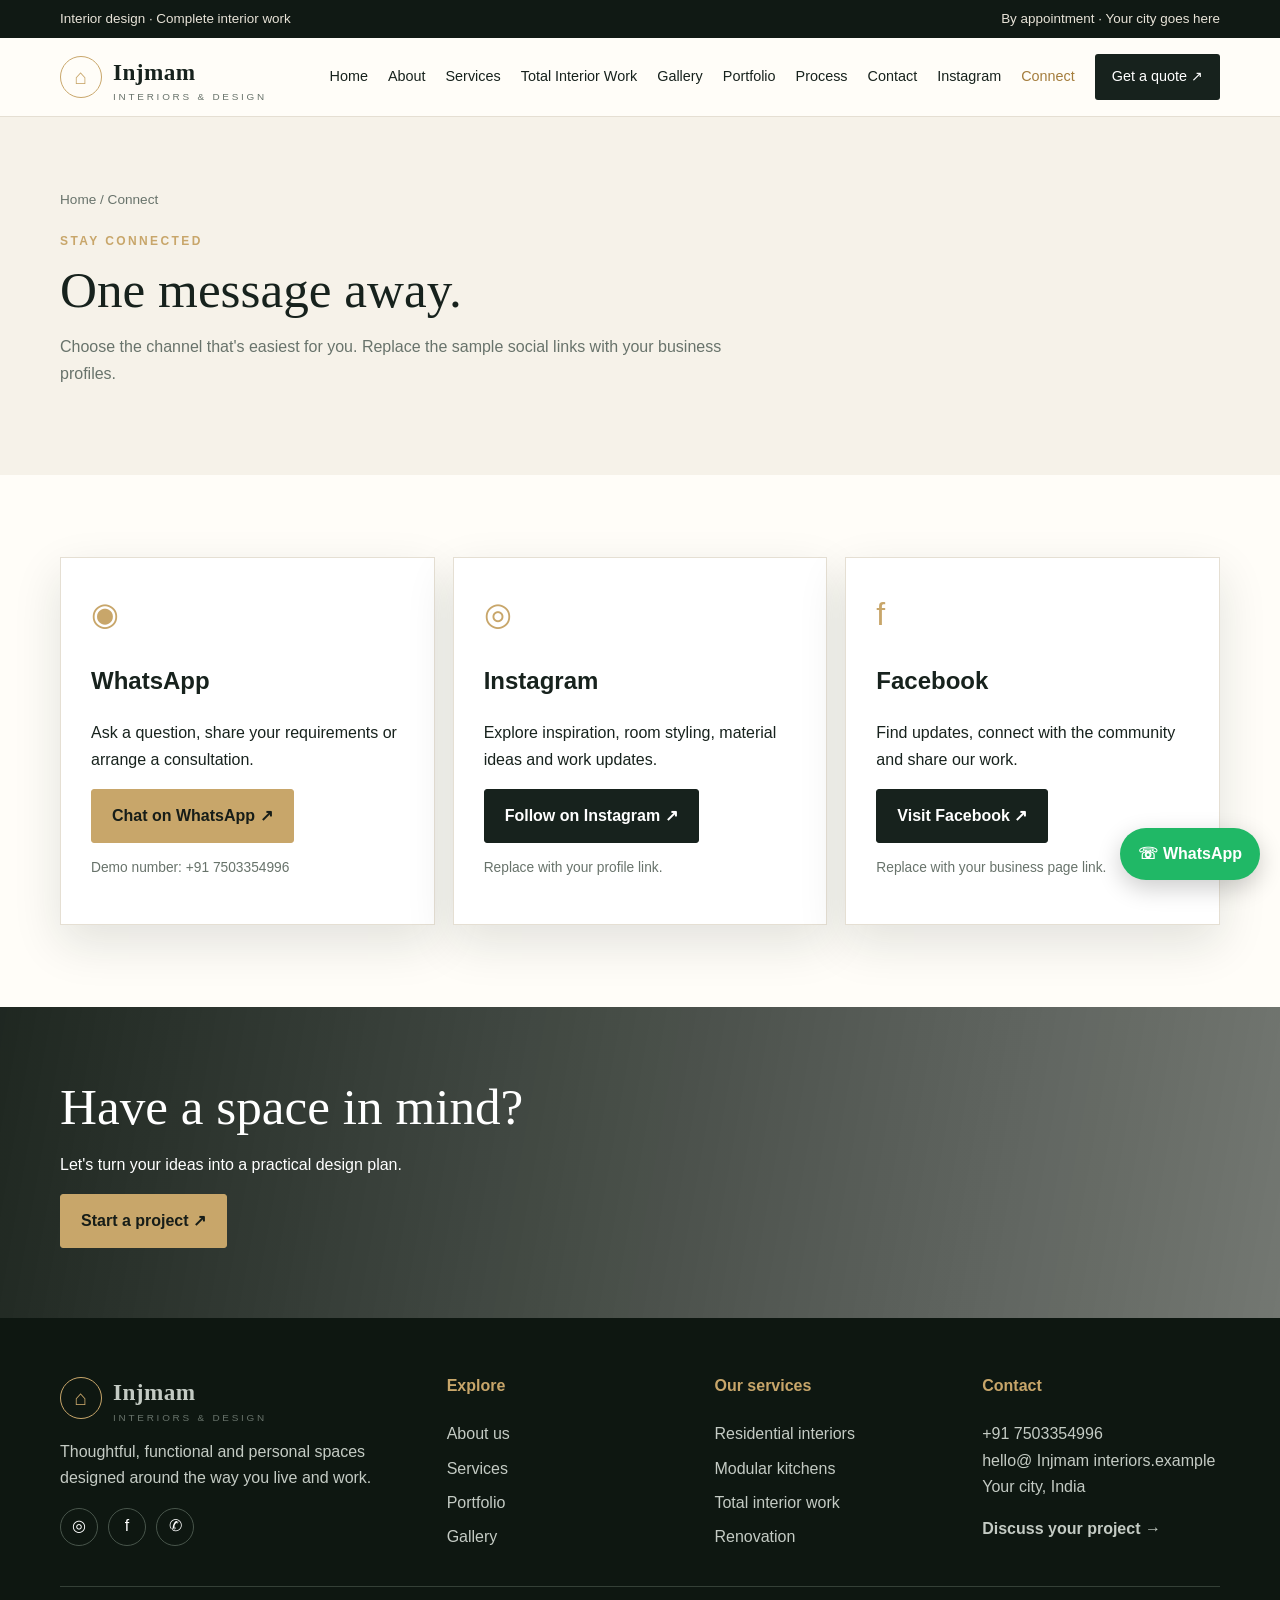
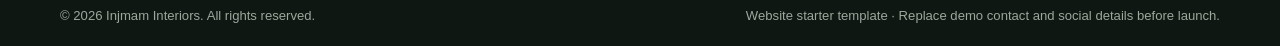
<file: connect.html>
<!doctype html>
<html lang="en">

<head>
    <meta charset="utf-8">
    <meta name="viewport" content="width=device-width,initial-scale=1">
    <meta name="description" content=" Injmam  Interiors — thoughtful residential and commercial interior design, complete interior work and styling.">
    <title>Connect With Us | Injmam Interiors</title>
    <link rel="preconnect" href="https://fonts.googleapis.com">
    <link rel="stylesheet" href="style.css">
</head>

<body>
    <div class="topbar">
        <div class="container"><span>Interior design · Complete interior work</span><span>By appointment · Your city goes here</span></div>
    </div>
    <header class="navbar">
        <div class="container navinner"><a class="brand" href="index.html"><span class="brandmark">⌂</span><span> Injmam <small>Interiors & Design</small></span></a><button class="menu" aria-label="Open navigation">☰</button>
            <nav class="navlinks"><a class="" href="index.html">Home</a><a class="" href="about.html">About</a><a class="" href="services.html">Services</a><a class="" href="total-interior-work.html">Total Interior Work</a><a class="" href="gallery.html">Gallery</a><a class=""
                    href="portfolio.html">Portfolio</a><a class="" href="process.html">Process</a><a class="" href="contact.html">Contact</a><a class="" href="instagram.html">Instagram</a><a class="active" href="connect.html">Connect</a><a class="cta" href="contact.html">Get a quote ↗</a></nav>
        </div>
    </header>
    <main>
        <section class="pageintro">
            <div class="container">
                <div class="breadcrumb">Home / Connect</div><span class="eyebrow">Stay connected</span>
                <h1>One message away.</h1>
                <p>Choose the channel that's easiest for you. Replace the sample social links with your business profiles.</p>
            </div>
        </section>
        <section class="section">
            <div class="container">
                <div class="socialgrid">
                    <article class="socialcard">
                        <div class="icon">◉</div>
                        <h2>WhatsApp</h2>
                        <p>Ask a question, share your requirements or arrange a consultation.</p><a class="btn" href="https://wa.me/917503354996" target="_blank" rel="noopener">Chat on WhatsApp ↗</a>
                        <p class="small">Demo number: +91 7503354996</p>
                    </article>
                    <article class="socialcard">
                        <div class="icon">◎</div>
                        <h2>Instagram</h2>
                        <p>Explore inspiration, room styling, material ideas and work updates.</p><a class="btn dark" href="https://www.instagram.com/" target="_blank" rel="noopener">Follow on Instagram ↗</a>
                        <p class="small">Replace with your profile link.</p>
                    </article>
                    <article class="socialcard">
                        <div class="icon">f</div>
                        <h2>Facebook</h2>
                        <p>Find updates, connect with the community and share our work.</p><a class="btn dark" href="https://www.facebook.com/" target="_blank" rel="noopener">Visit Facebook ↗</a>
                        <p class="small">Replace with your business page link.</p>
                    </article>
                </div>
            </div>
        </section>
        <section class="banner">
            <div class="container">
                <h2>Have a space in mind?</h2>
                <p>Let's turn your ideas into a practical design plan.</p><a class="btn" href="contact.html">Start a project ↗</a></div>
        </section>
    </main>
    <footer class="footer">
        <div class="container">
            <div class="footergrid">
                <div><a class="brand" href="index.html"><span class="brandmark">⌂</span><span> Injmam <small>Interiors & Design</small></span></a>
                    <p>Thoughtful, functional and personal spaces designed around the way you live and work.</p>
                    <div class="socials"><a href="https://www.instagram.com/" aria-label="Instagram">◎</a><a href="https://www.facebook.com/" aria-label="Facebook">f</a><a href="https://wa.me/917503354996" aria-label="WhatsApp">✆</a></div>
                </div>
                <div>
                    <h4>Explore</h4>
                    <div class="footerlinks"><a href="about.html">About us</a><a href="services.html">Services</a><a href="portfolio.html">Portfolio</a><a href="gallery.html">Gallery</a></div>
                </div>
                <div>
                    <h4>Our services</h4>
                    <div class="footerlinks"><a href="services.html">Residential interiors</a><a href="services.html">Modular kitchens</a><a href="total-interior-work.html">Total interior work</a><a href="services.html">Renovation</a></div>
                </div>
                <div>
                    <h4>Contact</h4>
                    <p>+91 7503354996<br>hello@ Injmam interiors.example<br>Your city, India</p><a href="contact.html" class="textlink">Discuss your project →</a></div>
            </div>
            <div class="copyright"><span>© 2026  Injmam  Interiors. All rights reserved.</span><span>Website starter template · Replace demo contact and social details before launch.</span></div>
        </div>
    </footer><a class="whatsapp-float" href="https://wa.me/917503354996" target="_blank" rel="noopener">☏ WhatsApp</a>
    <script src="script.js"></script>
</body>

</html>
</file>
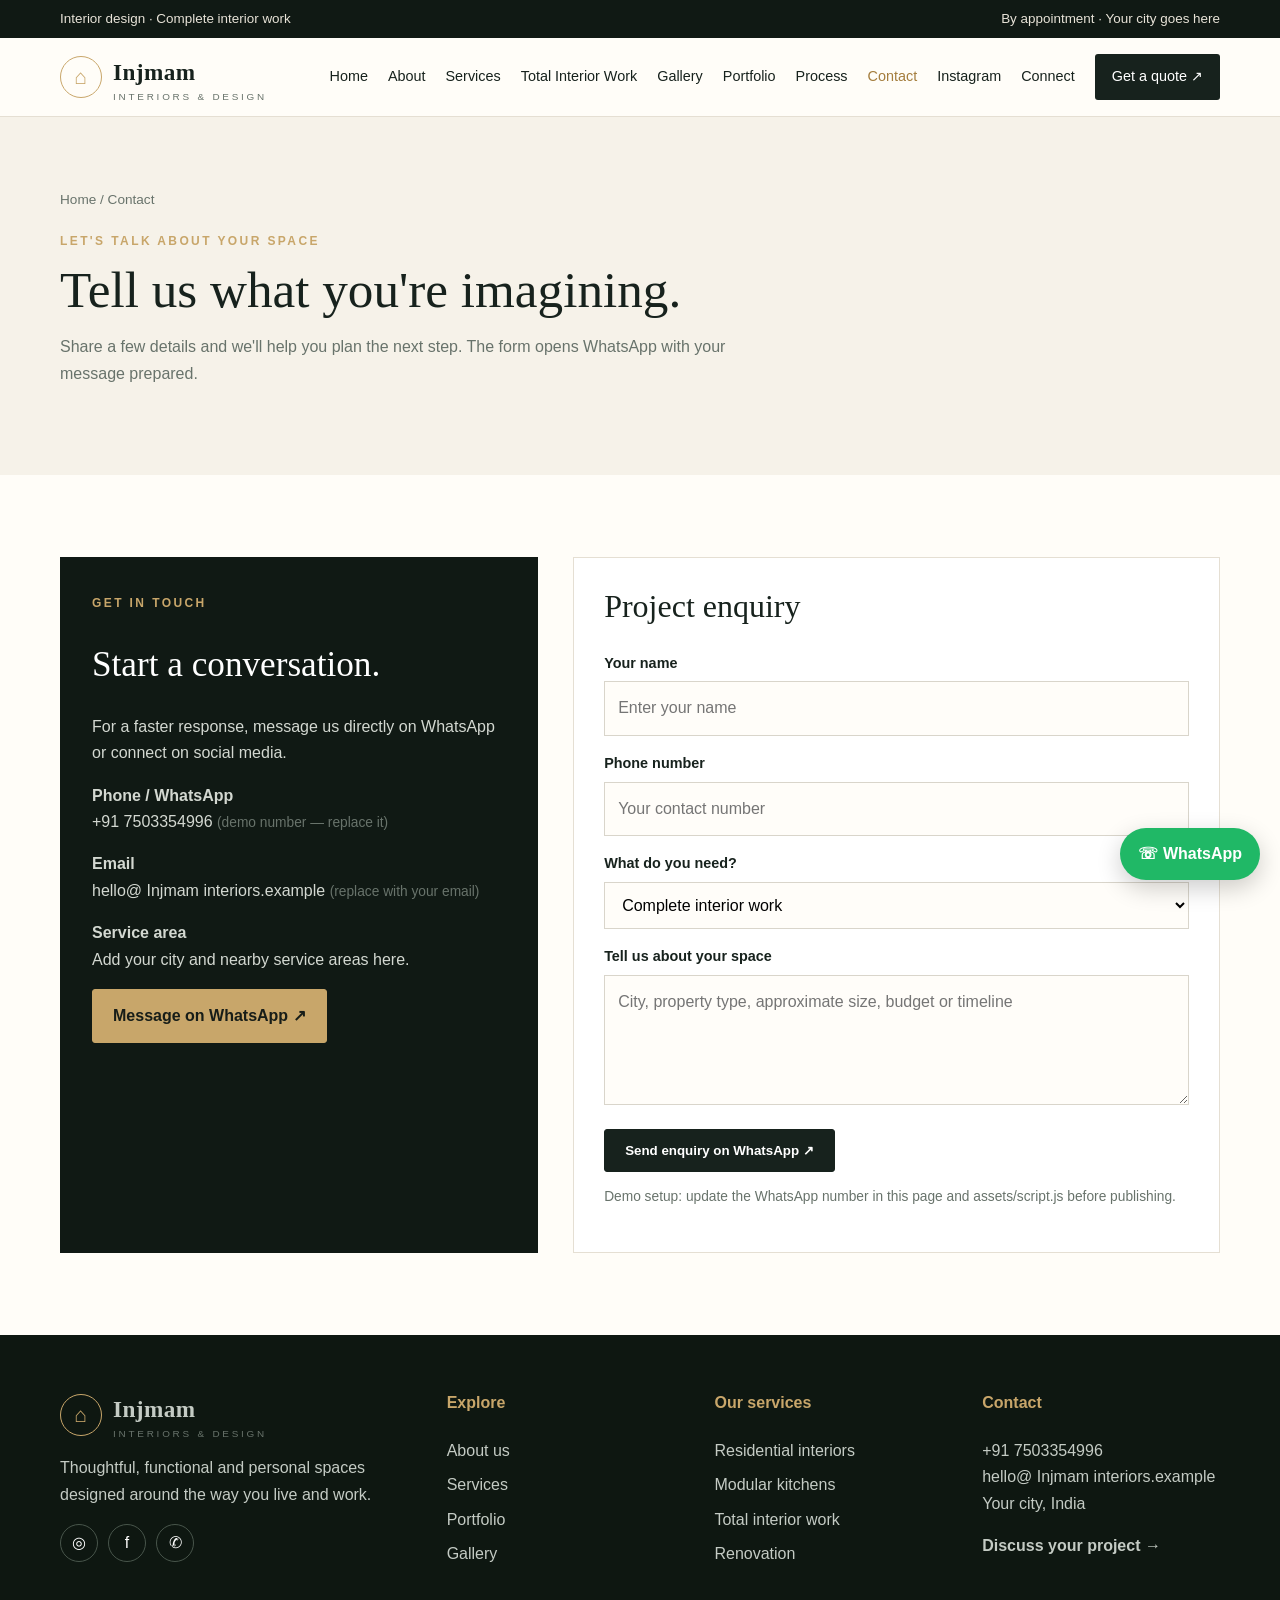
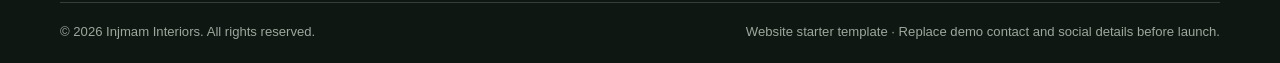
<file: contact.html>
<!doctype html>
<html lang="en">

<head>
    <meta charset="utf-8">
    <meta name="viewport" content="width=device-width,initial-scale=1">
    <meta name="description" content=" Injmam  Interiors — thoughtful residential and commercial interior design, complete interior work and styling.">
    <title>Contact | Injmam Interiors</title>
    <link rel="preconnect" href="https://fonts.googleapis.com">
    <link rel="stylesheet" href="style.css">
</head>

<body>
    <div class="topbar">
        <div class="container"><span>Interior design · Complete interior work</span><span>By appointment · Your city goes here</span></div>
    </div>
    <header class="navbar">
        <div class="container navinner"><a class="brand" href="index.html"><span class="brandmark">⌂</span><span> Injmam <small>Interiors & Design</small></span></a><button class="menu" aria-label="Open navigation">☰</button>
            <nav class="navlinks"><a class="" href="index.html">Home</a><a class="" href="about.html">About</a><a class="" href="services.html">Services</a><a class="" href="total-interior-work.html">Total Interior Work</a><a class="" href="gallery.html">Gallery</a><a class=""
                    href="portfolio.html">Portfolio</a><a class="" href="process.html">Process</a><a class="active" href="contact.html">Contact</a><a class="" href="instagram.html">Instagram</a><a class="" href="connect.html">Connect</a><a class="cta" href="contact.html">Get a quote ↗</a></nav>
        </div>
    </header>
    <main>
        <section class="pageintro">
            <div class="container">
                <div class="breadcrumb">Home / Contact</div><span class="eyebrow">Let's talk about your space</span>
                <h1>Tell us what you're imagining.</h1>
                <p>Share a few details and we'll help you plan the next step. The form opens WhatsApp with your message prepared.</p>
            </div>
        </section>
        <section class="section">
            <div class="container contactgrid">
                <div class="contactinfo"><span class="eyebrow">Get in touch</span>
                    <h2 style="font:2.2rem Georgia,serif">Start a conversation.</h2>
                    <p>For a faster response, message us directly on WhatsApp or connect on social media.</p>
                    <p><strong>Phone / WhatsApp</strong><br>+91 7503354996 <span class="small">(demo number — replace it)</span></p>
                    <p><strong>Email</strong><br>hello@ Injmam interiors.example <span class="small">(replace with your email)</span></p>
                    <p><strong>Service area</strong><br>Add your city and nearby service areas here.</p><a class="btn" href="https://wa.me/917503354996" target="_blank" rel="noopener">Message on WhatsApp ↗</a></div>
                <form class="contactform" id="contactForm">
                    <h2 style="font:2rem Georgia,serif;margin-top:0">Project enquiry</h2>
                    <div class="field"><label for="name">Your name</label><input id="name" name="name" required placeholder="Enter your name"></div>
                    <div class="field"><label for="phone">Phone number</label><input id="phone" name="phone" required placeholder="Your contact number"></div>
                    <div class="field"><label for="service">What do you need?</label><select id="service" name="service"><option>Complete interior work</option><option>Living room / bedroom</option><option>Modular kitchen</option><option>Office / commercial interior</option><option>Renovation</option><option>Consultation only</option></select></div>
                    <div class="field"><label for="message">Tell us about your space</label><textarea id="message" name="message" placeholder="City, property type, approximate size, budget or timeline"></textarea></div><button class="btn dark" type="submit">Send enquiry on WhatsApp ↗</button>
                    <p class="small">Demo setup: update the WhatsApp number in this page and assets/script.js before publishing.</p>
                </form>
            </div>
        </section>
    </main>
    <footer class="footer">
        <div class="container">
            <div class="footergrid">
                <div><a class="brand" href="index.html"><span class="brandmark">⌂</span><span> Injmam <small>Interiors & Design</small></span></a>
                    <p>Thoughtful, functional and personal spaces designed around the way you live and work.</p>
                    <div class="socials"><a href="https://www.instagram.com/" aria-label="Instagram">◎</a><a href="https://www.facebook.com/" aria-label="Facebook">f</a><a href="https://wa.me/917503354996" aria-label="WhatsApp">✆</a></div>
                </div>
                <div>
                    <h4>Explore</h4>
                    <div class="footerlinks"><a href="about.html">About us</a><a href="services.html">Services</a><a href="portfolio.html">Portfolio</a><a href="gallery.html">Gallery</a></div>
                </div>
                <div>
                    <h4>Our services</h4>
                    <div class="footerlinks"><a href="services.html">Residential interiors</a><a href="services.html">Modular kitchens</a><a href="total-interior-work.html">Total interior work</a><a href="services.html">Renovation</a></div>
                </div>
                <div>
                    <h4>Contact</h4>
                    <p>+91 7503354996<br>hello@ Injmam interiors.example<br>Your city, India</p><a href="contact.html" class="textlink">Discuss your project →</a></div>
            </div>
            <div class="copyright"><span>© 2026  Injmam  Interiors. All rights reserved.</span><span>Website starter template · Replace demo contact and social details before launch.</span></div>
        </div>
    </footer><a class="whatsapp-float" href="https://wa.me/917503354996" target="_blank" rel="noopener">☏ WhatsApp</a>
    <script src="script.js"></script>
</body>

</html>
</file>
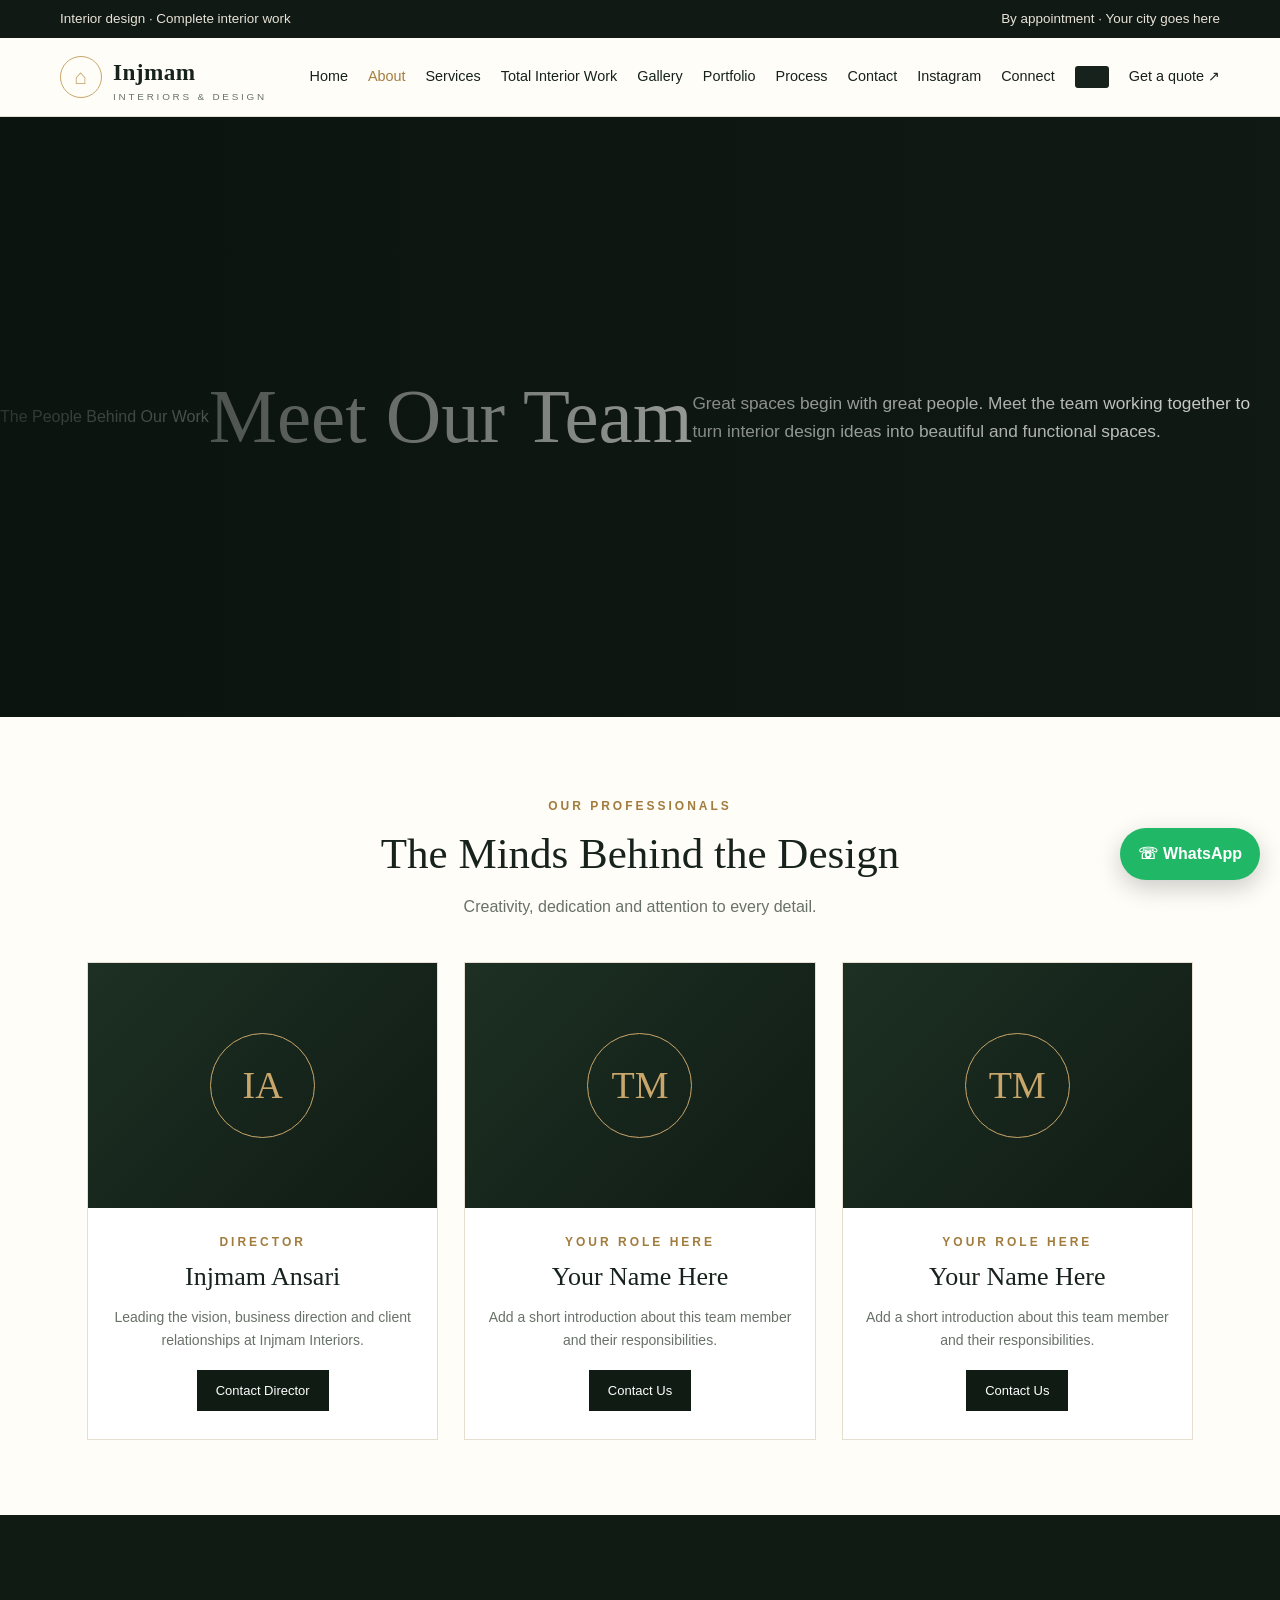
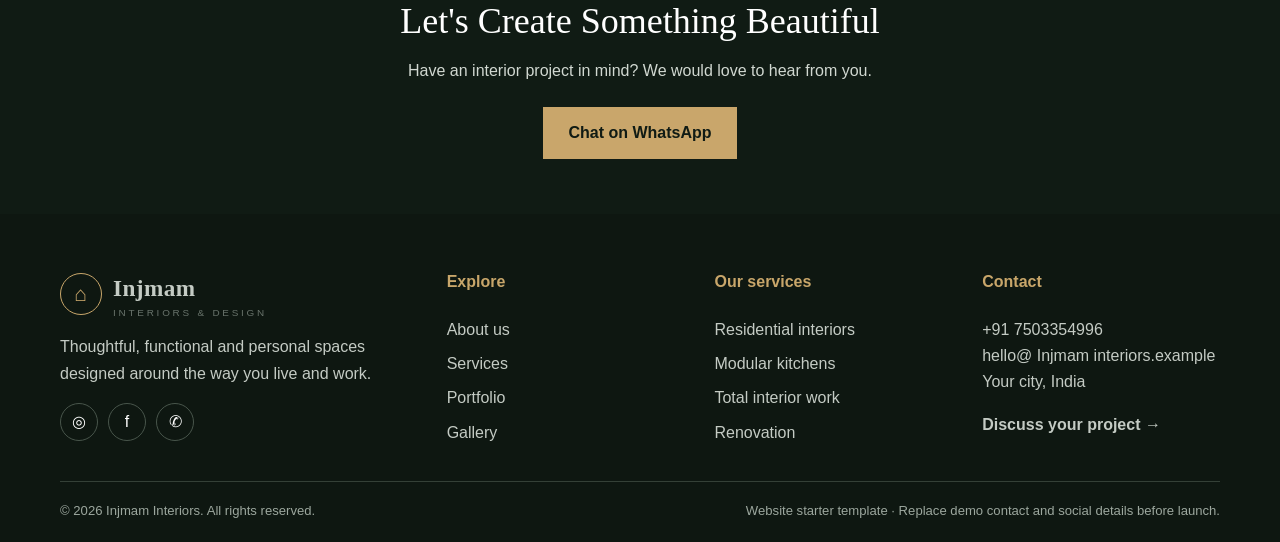
<file: team.html>
<!DOCTYPE html>
<html lang="en">

<head>
    <meta charset="UTF-8">
    <meta name="viewport" content="width=device-width, initial-scale=1.0">
    <title>Our Team | Injmam Interiors</title>
    <link rel="stylesheet" href="style.css">


</head>

<body>

    <header>
        <a href="index.html" style="text-decoration:none">
        </a>

        <div class="topbar">
            <div class="container"><span>Interior design · Complete interior work</span><span>By appointment · Your city goes here</span></div>
        </div>
        <header class="navbar">
            <div class="container navinner"><a class="brand" href="index.html"><span class="brandmark">⌂</span><span>Injmam<small>Interiors & Design</small></span></a><button class="menu" aria-label="Open navigation">☰</button>
                <nav class="navlinks"><a class="" href="index.html">Home</a><a class="active" href="about.html">About</a><a class="" href="services.html">Services</a><a class="" href="total-interior-work.html">Total Interior Work</a><a class="" href="gallery.html">Gallery</a>
                    <a class="" href="portfolio.html">Portfolio</a><a class="" href="process.html">Process</a><a class="" href="contact.html">Contact</a><a class="" href="instagram.html">Instagram</a><a class="" href="connect.html">Connect</a>
                    <a class="cta" href="contact.html"></a>Get a quote ↗</a>
                </nav>
            </div>
        </header>
    </header>

    <section class="hero">
        <div class="tag">The People Behind Our Work</div>
        <h1>Meet Our Team</h1>
        <p>
            Great spaces begin with great people. Meet the team working together to turn interior design ideas into beautiful and functional spaces.
        </p>
    </section>

    <section class="team-section">
        <div class="section-heading">
            <span>Our Professionals</span>
            <h2>The Minds Behind the Design</h2>
            <p>Creativity, dedication and attention to every detail.</p>
        </div>

        <div class="team-grid">

            <!-- DIRECTOR -->
            <article class="team-card">
                <div class="photo">
                    <div class="initials" href="injmamcoatpic.jpeg">IA</div>
                </div>
                <div class="team-info">
                    <div class="role">Director</div>
                    <h3>Injmam Ansari</h3>
                    <p>
                        Leading the vision, business direction and client relationships at Injmam Interiors.
                    </p>
                    <a class="contact-link" href="https://wa.me/917503354996" target="_blank" rel="noopener">
            Contact Director
          </a>
                </div>
            </article>

            <!-- TEAM MEMBER 2: EDIT THIS -->
            <article class="team-card">
                <div class="photo">
                    <div class="initials">TM</div>
                </div>
                <div class="team-info">
                    <div class="role">Your Role Here</div>
                    <h3>Your Name Here</h3>
                    <p>
                        Add a short introduction about this team member and their responsibilities.
                    </p>
                    <a class="contact-link" href="contact.html">
            Contact Us
          </a>
                </div>
            </article>

            <!-- TEAM MEMBER 3: EDIT THIS -->
            <article class="team-card">
                <div class="photo">
                    <div class="initials">TM</div>
                </div>
                <div class="team-info">
                    <div class="role">Your Role Here</div>
                    <h3>Your Name Here</h3>
                    <p>
                        Add a short introduction about this team member and their responsibilities.
                    </p>
                    <a class="contact-link" href="contact.html">
            Contact Us
          </a>
                </div>
            </article>

            <!-- COPY A TEAM CARD ABOVE TO ADD MORE MEMBERS -->

        </div>
    </section>

    <section class="join">
        <h2>Let's Create Something Beautiful</h2>
        <p>Have an interior project in mind? We would love to hear from you.</p>
        <a href="https://wa.me/917503354996" target="_blank" rel="noopener">
      Chat on WhatsApp
    </a>
    </section>

    <footer>
        <footer class="footer">
            <div class="container">
                <div class="footergrid">
                    <div><a class="brand" href="index.html"><span class="brandmark">⌂</span><span> Injmam <small>Interiors & Design</small></span></a>
                        <p>Thoughtful, functional and personal spaces designed around the way you live and work.</p>
                        <div class="socials"><a href="https://www.instagram.com/" aria-label="Instagram">◎</a><a href="https://www.facebook.com/" aria-label="Facebook">f</a><a href="https://wa.me/917503354996" aria-label="WhatsApp">✆</a></div>
                    </div>
                    <div>
                        <h4>Explore</h4>
                        <div class="footerlinks"><a href="about.html">About us</a><a href="services.html">Services</a><a href="portfolio.html">Portfolio</a><a href="gallery.html">Gallery</a></div>
                    </div>
                    <div>
                        <h4>Our services</h4>
                        <div class="footerlinks"><a href="services.html">Residential interiors</a><a href="services.html">Modular kitchens</a><a href="total-interior-work.html">Total interior work</a><a href="services.html">Renovation</a></div>
                    </div>
                    <div>
                        <h4>Contact</h4>
                        <p>+91 7503354996<br>hello@ Injmam interiors.example<br>Your city, India</p><a href="contact.html" class="textlink">Discuss your project →</a></div>
                </div>
                <div class="copyright"><span>© 2026  Injmam  Interiors. All rights reserved.</span><span>Website starter template · Replace demo contact and social details before launch.</span></div>
            </div>
        </footer><a class="whatsapp-float" href="https://wa.me/917503354996" target="_blank" rel="noopener">☏ WhatsApp</a>
        <script src="script.js"></script>


</body>

</html>
</file>
<file: style.css>
:root {
    --ink: #17221d;
    --deep: #101914;
    --cream: #f6f2e9;
    --paper: #fffdf8;
    --gold: #c8a66a;
    --muted: #68736b;
    --line: #e5dfd3;
    --shadow: 0 18px 45px rgba(19, 31, 24, .12)
}

* {
    box-sizing: border-box
}

html {
    scroll-behavior: smooth
}

body {
    margin: 0;
    background: var(--paper);
    color: var(--ink);
    font-family: Inter, Arial, sans-serif;
    line-height: 1.65
}

img {
    max-width: 100%;
    display: block
}

a {
    color: inherit;
    text-decoration: none
}

.container {
    width: min(1160px, 92%);
    margin: auto
}

.topbar {
    background: var(--deep);
    color: #e8e3d8;
    font-size: .84rem;
    padding: 8px 0
}

.topbar .container {
    display: flex;
    justify-content: space-between;
    gap: 16px;
    flex-wrap: wrap
}

.navbar {
    position: sticky;
    top: 0;
    z-index: 20;
    background: rgba(255, 253, 248, .96);
    backdrop-filter: blur(12px);
    border-bottom: 1px solid var(--line)
}

.navinner {
    min-height: 78px;
    display: flex;
    align-items: center;
    justify-content: space-between;
    gap: 24px
}

.brand {
    display: flex;
    align-items: center;
    gap: 11px;
    font-family: Georgia, serif;
    font-size: 1.45rem;
    font-weight: bold;
    letter-spacing: .02em
}

.brandmark {
    display: grid;
    place-items: center;
    width: 42px;
    height: 42px;
    border: 1px solid var(--gold);
    border-radius: 50%;
    color: var(--gold);
    font-size: 1.3rem
}

.brand small {
    display: block;
    font: .62rem Inter, Arial, sans-serif;
    letter-spacing: .28em;
    color: var(--muted);
    text-transform: uppercase
}

.navlinks {
    display: flex;
    align-items: center;
    gap: 20px;
    font-size: .9rem
}

.navlinks a:hover,
.navlinks a.active {
    color: #a47d3d
}

.navlinks .cta {
    background: var(--ink);
    color: white;
    padding: 11px 17px;
    border-radius: 3px
}

.menu {
    display: none;
    background: none;
    border: 0;
    font-size: 1.5rem
}

.hero {
    background: var(--deep);
    color: white;
    position: relative;
    min-height: 600px;
    display: flex;
    align-items: center;
    overflow: hidden
}

.hero:before {
    content: "";
    position: absolute;
    inset: 0;
    background: linear-gradient(90deg, rgba(11, 19, 14, .86), rgba(11, 19, 14, .45) 52%, rgba(11, 19, 14, .08)), url('https://images.unsplash.com/photo-1600210492486-724fe5c67fb0?auto=format&fit=crop&w=2000&q=85') center/cover
}

.hero .container {
    position: relative;
    padding: 90px 0
}

.eyebrow {
    color: var(--gold);
    text-transform: uppercase;
    letter-spacing: .2em;
    font-size: .75rem;
    font-weight: 700
}

.hero h1 {
    font: clamp(2.8rem, 6vw, 5.5rem)/1.06 Georgia, serif;
    max-width: 720px;
    margin: 18px 0
}

.hero p {
    max-width: 570px;
    color: #e2e4df;
    font-size: 1.08rem
}

.actions {
    display: flex;
    gap: 12px;
    flex-wrap: wrap;
    margin-top: 28px
}

.btn {
    display: inline-flex;
    align-items: center;
    justify-content: center;
    padding: 13px 20px;
    background: var(--gold);
    color: #171d18;
    border: 1px solid var(--gold);
    border-radius: 3px;
    font-weight: 700;
    transition: .2s
}

.btn:hover {
    transform: translateY(-2px);
    filter: brightness(1.05)
}

.btn.outline {
    background: transparent;
    color: white;
    border-color: #ddd
}

.btn.dark {
    background: var(--ink);
    border-color: var(--ink);
    color: white
}

.section {
    padding: 82px 0
}

.section.soft {
    background: var(--cream)
}

.section.dark {
    background: var(--deep);
    color: white
}

.sectionhead {
    display: flex;
    align-items: end;
    justify-content: space-between;
    gap: 30px;
    margin-bottom: 32px
}

.sectionhead h2,
.pageintro h1 {
    font: clamp(2rem, 4vw, 3.35rem)/1.12 Georgia, serif;
    margin: 8px 0
}

.sectionhead p {
    max-width: 530px;
    color: var(--muted);
    margin: 0
}

.dark .sectionhead p {
    color: #c5cbc4
}

.grid {
    display: grid;
    grid-template-columns: repeat(3, 1fr);
    gap: 22px
}

.grid.two {
    grid-template-columns: repeat(2, 1fr)
}

.grid.four {
    grid-template-columns: repeat(4, 1fr)
}

.card {
    background: white;
    border: 1px solid var(--line);
    box-shadow: var(--shadow);
    overflow: hidden
}

.card img {
    width: 100%;
    height: 240px;
    object-fit: cover;
    transition: transform .5s
}

.card:hover img {
    transform: scale(1.04)
}

.cardbody {
    padding: 22px
}

.card h3 {
    font: 1.45rem Georgia, serif;
    margin: 0 0 8px
}

.card p {
    color: var(--muted);
    margin: 0 0 12px
}

.textlink {
    font-weight: 700;
    color: #9a7539
}

.split {
    display: grid;
    grid-template-columns: 1fr 1fr;
    gap: 54px;
    align-items: center
}

.split img {
    height: 480px;
    width: 100%;
    object-fit: cover
}

.split h2 {
    font: clamp(2rem, 4vw, 3.4rem)/1.12 Georgia, serif;
    margin: 10px 0 18px
}

.checks {
    padding: 0;
    list-style: none
}

.checks li {
    padding: 8px 0 8px 28px;
    position: relative
}

.checks li:before {
    content: "✓";
    position: absolute;
    left: 0;
    color: #a47d3d;
    font-weight: bold
}

.stats {
    display: grid;
    grid-template-columns: repeat(4, 1fr);
    gap: 18px;
    margin-top: 30px
}

.stat {
    padding: 22px;
    border-left: 2px solid var(--gold);
    background: rgba(255, 255, 255, .06)
}

.stat strong {
    display: block;
    font: 2rem Georgia, serif;
    color: var(--gold)
}

.pageintro {
    padding: 72px 0;
    background: var(--cream)
}

.pageintro p {
    max-width: 680px;
    color: var(--muted)
}

.breadcrumb {
    font-size: .85rem;
    color: var(--muted);
    margin-bottom: 15px
}

.workstep {
    display: grid;
    grid-template-columns: 65px 1fr;
    gap: 20px;
    padding: 25px 0;
    border-bottom: 1px solid var(--line)
}

.workstep .num {
    font: 2rem Georgia, serif;
    color: var(--gold)
}

.workstep h3 {
    margin: 0;
    font: 1.5rem Georgia, serif
}

.workstep p {
    margin: 5px 0;
    color: var(--muted)
}

.gallery {
    display: grid;
    grid-template-columns: repeat(3, 1fr);
    gap: 14px
}

.gallery img {
    height: 280px;
    width: 100%;
    object-fit: cover
}

.gallery img:nth-child(3n+2) {
    height: 340px
}

.filters {
    display: flex;
    gap: 10px;
    flex-wrap: wrap;
    margin-bottom: 25px
}

.filter {
    border: 1px solid var(--line);
    background: white;
    padding: 8px 15px;
    cursor: pointer;
    border-radius: 30px
}

.filter.active {
    background: var(--ink);
    color: white
}

.contactgrid {
    display: grid;
    grid-template-columns: .85fr 1.15fr;
    gap: 35px
}

.contactinfo {
    background: var(--deep);
    color: white;
    padding: 32px
}

.contactinfo p {
    color: #d3d8d1
}

.contactform {
    padding: 30px;
    border: 1px solid var(--line);
    background: white
}

.field {
    margin-bottom: 16px
}

.field label {
    display: block;
    font-weight: 700;
    font-size: .9rem;
    margin-bottom: 6px
}

.field input,
.field textarea,
.field select {
    width: 100%;
    padding: 13px;
    border: 1px solid #d9d5cb;
    background: #fffdf9;
    font: inherit
}

.field textarea {
    min-height: 130px;
    resize: vertical
}

.socialgrid {
    display: grid;
    grid-template-columns: repeat(3, 1fr);
    gap: 18px
}

.socialcard {
    padding: 30px;
    border: 1px solid var(--line);
    background: white;
    box-shadow: var(--shadow)
}

.socialcard .icon {
    font-size: 2rem;
    color: var(--gold)
}

.banner {
    background: linear-gradient(100deg, rgba(14, 23, 17, .93), rgba(14, 23, 17, .58)), url('https://images.unsplash.com/photo-1600607687939-ce8a6c25118c?auto=format&fit=crop&w=1800&q=85') center/cover;
    color: white;
    padding: 70px 0
}

.banner h2 {
    font: clamp(2rem, 4vw, 3.5rem) Georgia, serif;
    margin: 0 0 12px
}

.footer {
    background: #0e1711;
    color: white;
    padding: 55px 0 20px
}

.footergrid {
    display: grid;
    grid-template-columns: 1.5fr 1fr 1fr 1fr;
    gap: 30px
}

.footer p,
.footer a {
    color: #c4cbc4
}

.footer h4 {
    color: var(--gold);
    margin-top: 0
}

.footerlinks {
    display: grid;
    gap: 8px
}

.socials {
    display: flex;
    gap: 10px;
    margin-top: 16px
}

.socials a {
    display: grid;
    place-items: center;
    border: 1px solid #48554b;
    border-radius: 50%;
    width: 38px;
    height: 38px;
    color: white
}

.copyright {
    border-top: 1px solid #344037;
    margin-top: 35px;
    padding-top: 18px;
    color: #9ca79e;
    font-size: .82rem;
    display: flex;
    justify-content: space-between;
    gap: 12px;
    flex-wrap: wrap
}

.whatsapp-float {
    position: fixed;
    right: 20px;
    bottom: 20px;
    z-index: 30;
    background: #20b866;
    color: white;
    padding: 13px 18px;
    border-radius: 40px;
    box-shadow: 0 8px 25px #0003;
    font-weight: bold
}

.notice {
    padding: 12px 15px;
    background: #f3ebd8;
    border-left: 3px solid var(--gold);
    font-size: .9rem;
    color: #4f493e
}

.empty {
    display: none
}

.small {
    font-size: .86rem;
    color: var(--muted)
}

@media(max-width:900px) {
    .navlinks {
        display: none;
        position: absolute;
        top: 78px;
        left: 0;
        right: 0;
        background: var(--paper);
        padding: 20px 4%;
        border-bottom: 1px solid var(--line);
        flex-direction: column;
        align-items: flex-start
    }
    .navlinks.open {
        display: flex
    }
    .menu {
        display: block
    }
    .grid.four {
        grid-template-columns: repeat(2, 1fr)
    }
    .footergrid {
        grid-template-columns: repeat(2, 1fr)
    }
    .hero {
        min-height: 540px
    }
    .split {
        gap: 30px
    }
    .stats {
        grid-template-columns: repeat(2, 1fr)
    }
}

@media(max-width:620px) {
    .topbar .container {
        justify-content: center
    }
    .hero .container {
        padding: 70px 0
    }
    .section {
        padding: 58px 0
    }
    .sectionhead {
        display: block
    }
    .grid,
    .grid.two,
    .grid.four,
    .split,
    .contactgrid,
    .socialgrid {
        grid-template-columns: 1fr
    }
    .split img {
        height: 330px
    }
    .gallery {
        grid-template-columns: repeat(2, 1fr);
        gap: 8px
    }
    .gallery img,
    .gallery img:nth-child(3n+2) {
        height: 180px
    }
    .footergrid {
        grid-template-columns: 1fr
    }
    .stats {
        grid-template-columns: repeat(2, 1fr)
    }
    .pageintro {
        padding: 50px 0
    }
    .whatsapp-float {
        right: 12px;
        bottom: 12px;
        padding: 11px 14px;
        font-size: .9rem
    }
}


/* ===== TEAM PAGE CSS ===== */

.team-section {
    max-width: 1150px;
    margin: auto;
    padding: 75px 22px;
}

.section-heading {
    text-align: center;
    margin-bottom: 42px;
}

.section-heading span,
.role {
    color: #a17c3d;
    letter-spacing: 3px;
    font-size: 12px;
    font-weight: bold;
    text-transform: uppercase;
}

.section-heading h2 {
    font: normal clamp(30px, 4vw, 43px) Georgia, serif;
    margin: 10px 0;
}

.section-heading p,
.team-info p {
    color: #687168;
}

.team-grid {
    display: grid;
    grid-template-columns: repeat(3, minmax(0, 1fr));
    gap: 26px;
}

.team-card {
    background: white;
    border: 1px solid #e6dfd1;
    text-align: center;
    overflow: hidden;
    transition: transform .35s, box-shadow .35s;
    animation: teamAppear .7s ease both;
}

.team-card:hover {
    transform: translateY(-9px);
    box-shadow: 0 20px 45px #14221920;
}

.photo {
    height: 245px;
    background: linear-gradient(135deg, #1d3023, #101b14);
    display: flex;
    align-items: center;
    justify-content: center;
    overflow: hidden;
}

.photo img {
    width: 100%;
    height: 100%;
    object-fit: cover;
}

.initials {
    width: 105px;
    height: 105px;
    display: grid;
    place-items: center;
    border: 1px solid #c9a66b;
    border-radius: 50%;
    color: #c9a66b;
    font: 38px Georgia, serif;
}

.team-info {
    padding: 25px 18px 28px;
}

.team-info h3 {
    font: 26px Georgia, serif;
    margin: 9px 0;
}

.team-info p {
    font-size: 14px;
    margin-bottom: 18px;
}

.contact-link {
    display: inline-block;
    text-decoration: none;
    background: #101b14;
    color: white;
    padding: 10px 19px;
    font-size: 13px;
    transition: background .3s;
}

.contact-link:hover {
    background: #9b793e;
}

.join {
    background: #101b14;
    color: white;
    padding: 55px 20px;
    text-align: center;
}

.join h2 {
    font: 36px Georgia, serif;
    margin-bottom: 10px;
}

.join p {
    color: #d1d8d1;
    margin-bottom: 22px;
}

.join a {
    display: inline-block;
    background: #c9a66b;
    color: #101b14;
    text-decoration: none;
    padding: 13px 25px;
    font-weight: bold;
}

@keyframes teamAppear {
    from {
        opacity: 0;
        transform: translateY(20px);
    }
    to {
        opacity: 1;
        transform: translateY(0);
    }
}

@media (max-width: 800px) {
    .team-grid {
        grid-template-columns: repeat(2, minmax(0, 1fr));
    }
}

@media (max-width: 540px) {
    .team-grid {
        grid-template-columns: 1fr;
    }
    .photo {
        height: 280px;
    }
}
</file>
